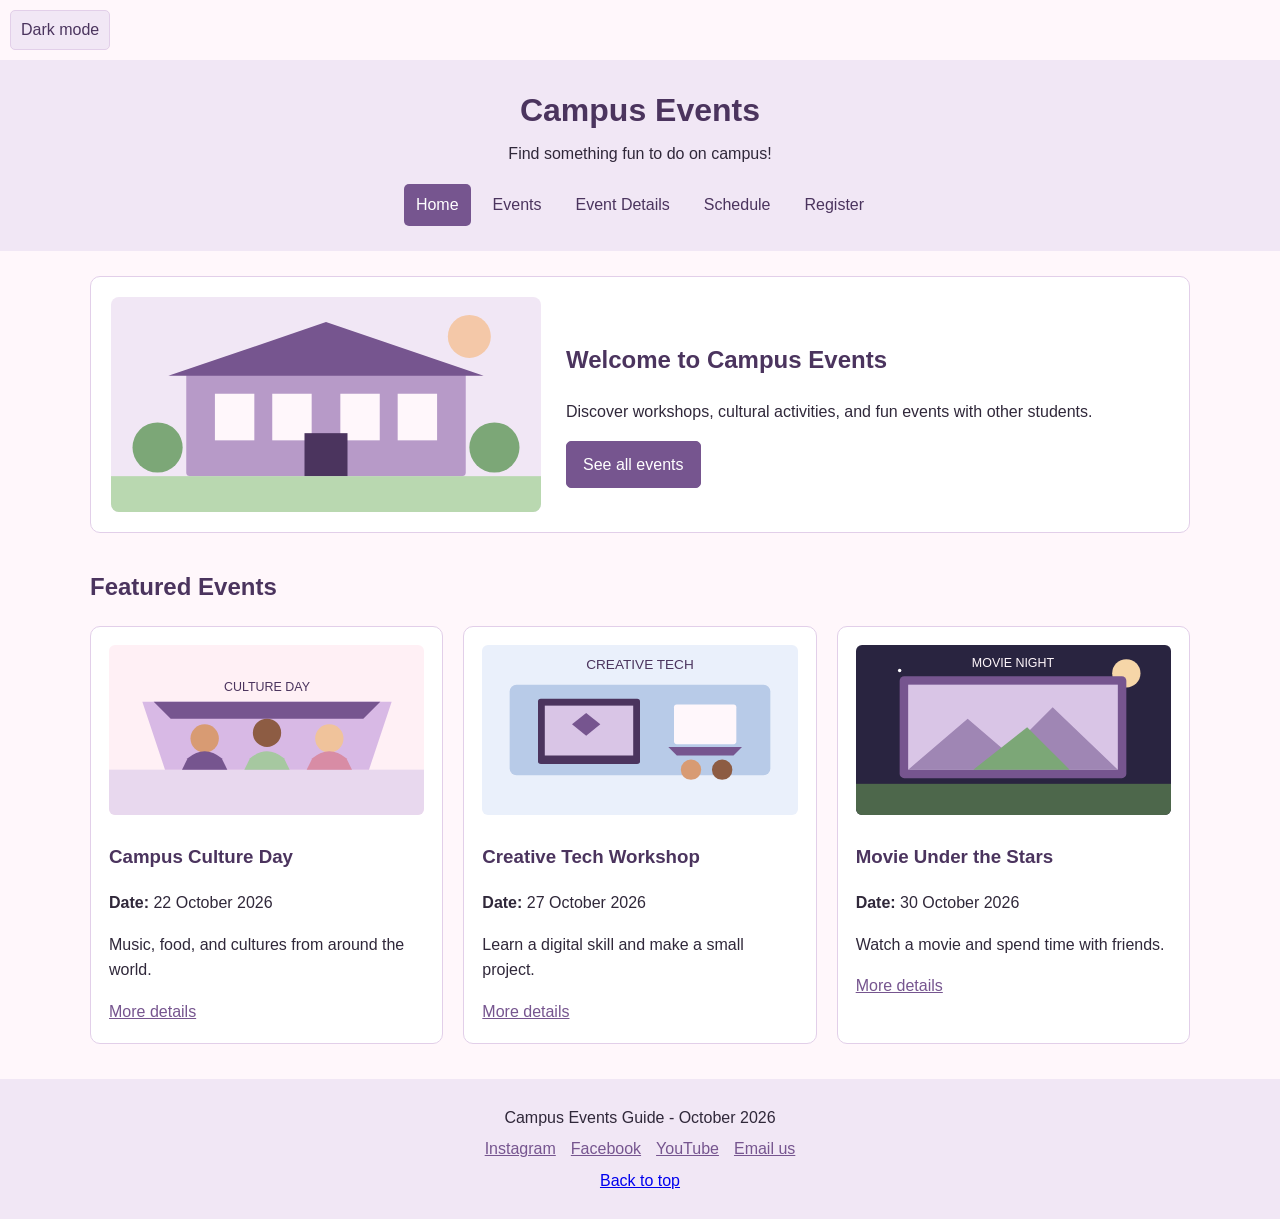
<file: index.html>
<!DOCTYPE html>
<html lang="en">
<head>
    <meta charset="UTF-8">
    <meta name="viewport" content="width=device-width, initial-scale=1.0">
    <title>Campus Events - Index</title>
    <link rel="stylesheet" href="style.css">
</head>
<body id="top">
    <input type="checkbox" id="dark-mode-toggle" class="dark-mode-checkbox">
    <label for="dark-mode-toggle" class="dark-mode-label">Dark mode</label>
    <div class="site-wrapper">
        <header>
            <h1>Campus Events</h1>
            <p>Find something fun to do on campus!</p>
            <nav aria-label="Main navigation">
                <a href="index.html" aria-current="page">Home</a>
                <a href="events.html">Events</a>
                <a href="event-details.html">Event Details</a>
                <a href="schedule.html">Schedule</a>
                <a href="registration.html">Register</a>
            </nav>
        </header>
        <main>
            <section class="welcome">
                <img src="assets/campus.svg" alt="University campus with trees and buildings">
                <div><h2>Welcome to Campus Events</h2><p>Discover workshops, cultural activities, and fun events with other students.</p><a class="button" href="events.html">See all events</a></div>
            </section>
            <section><h2>Featured Events</h2><div class="event-grid">
                <article class="event-card"><img src="assets/culture.svg" alt="Students celebrating different cultures"><h3>Campus Culture Day</h3><p><strong>Date:</strong> 22 October 2026</p><p>Music, food, and cultures from around the world.</p><a href="event-details.html#culture">More details</a></article>
                <article class="event-card"><img src="assets/workshop.svg" alt="Students learning together on computers"><h3>Creative Tech Workshop</h3><p><strong>Date:</strong> 27 October 2026</p><p>Learn a digital skill and make a small project.</p><a href="event-details.html#workshop">More details</a></article>
                <article class="event-card"><img src="assets/movie.svg" alt="Outdoor movie screen under the night sky"><h3>Movie Under the Stars</h3><p><strong>Date:</strong> 30 October 2026</p><p>Watch a movie and spend time with friends.</p><a href="event-details.html#movie">More details</a></article>
            </div></section>
        </main>
        <footer>
            <p>Campus Events Guide - October 2026</p>
            <p class="social-links"><a href="https://www.instagram.com/" target="_blank" rel="noopener">Instagram</a> <a href="https://www.facebook.com/" target="_blank" rel="noopener">Facebook</a> <a href="https://www.youtube.com/" target="_blank" rel="noopener">YouTube</a> <a href="mailto:campusevents@example.com">Email us</a></p>
            <p><a href="#top">Back to top</a></p>
        </footer>
    </div>
</body>
</html>
</file>
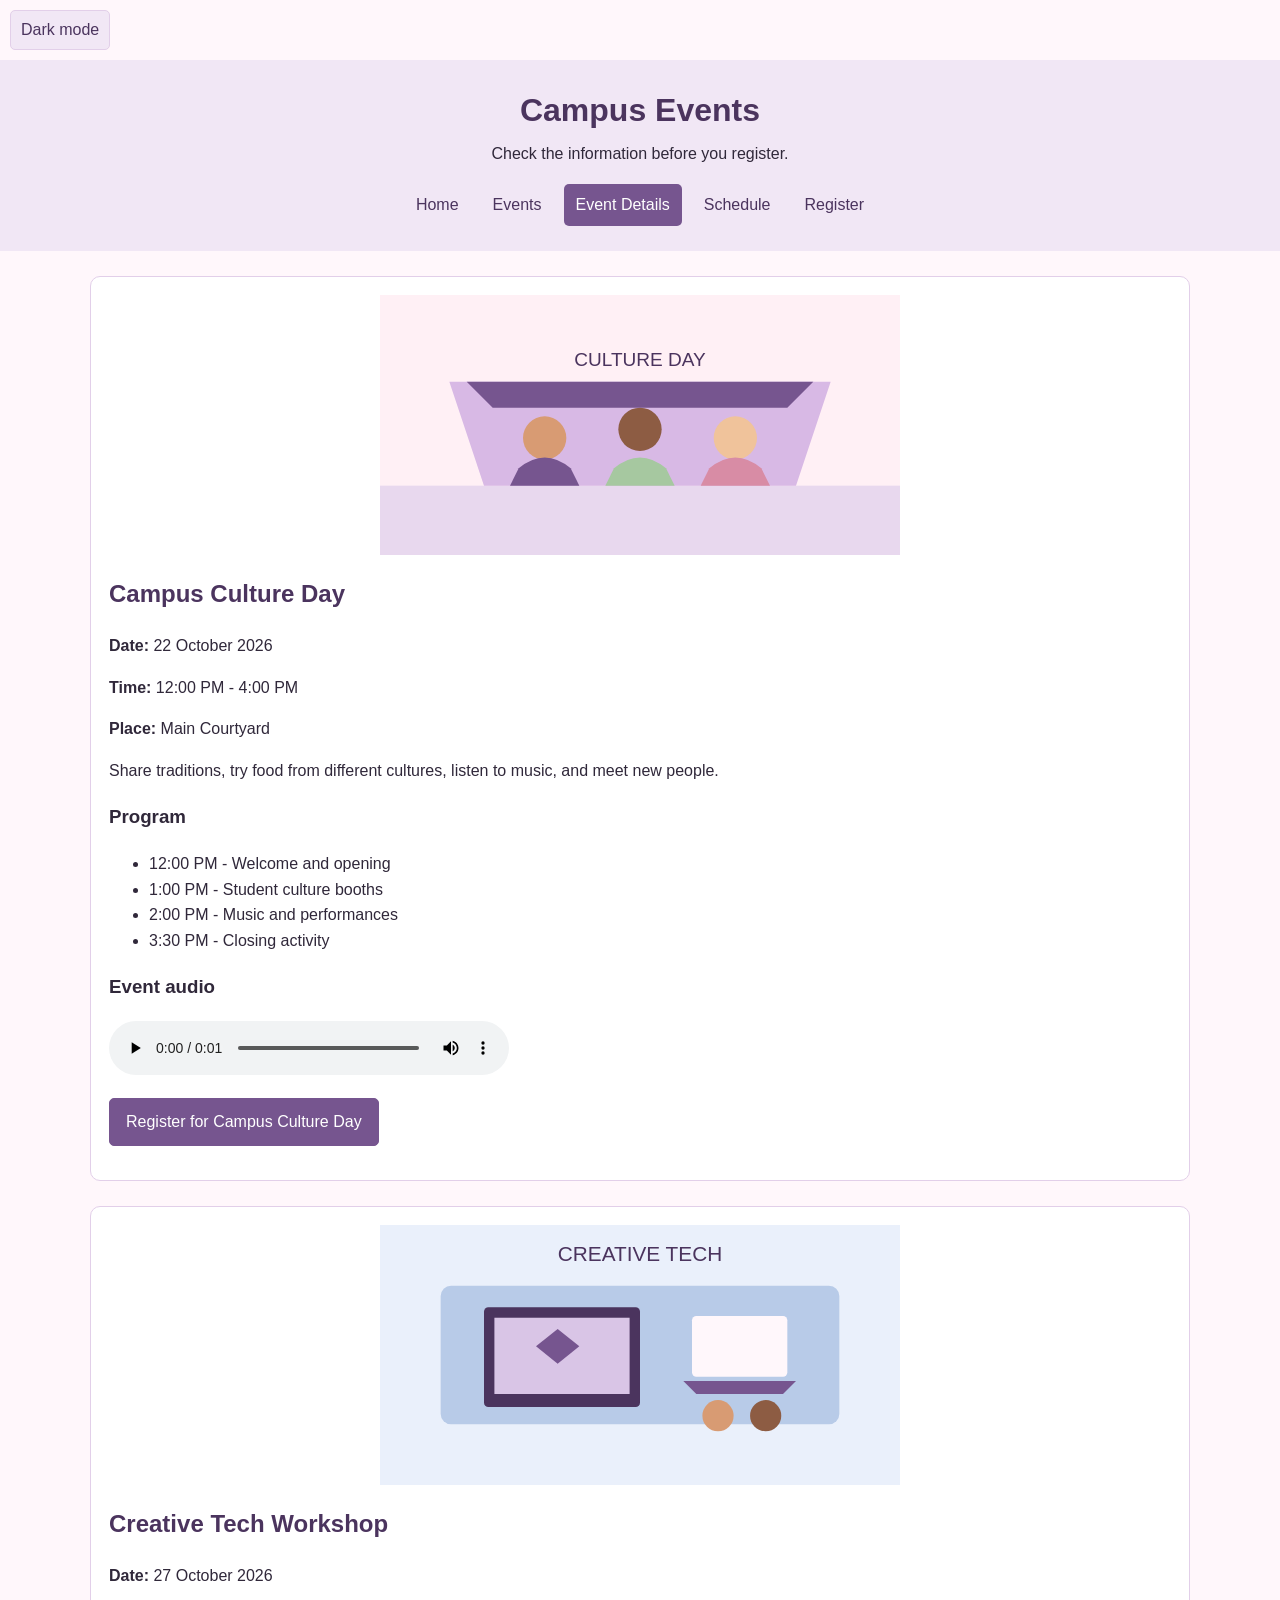
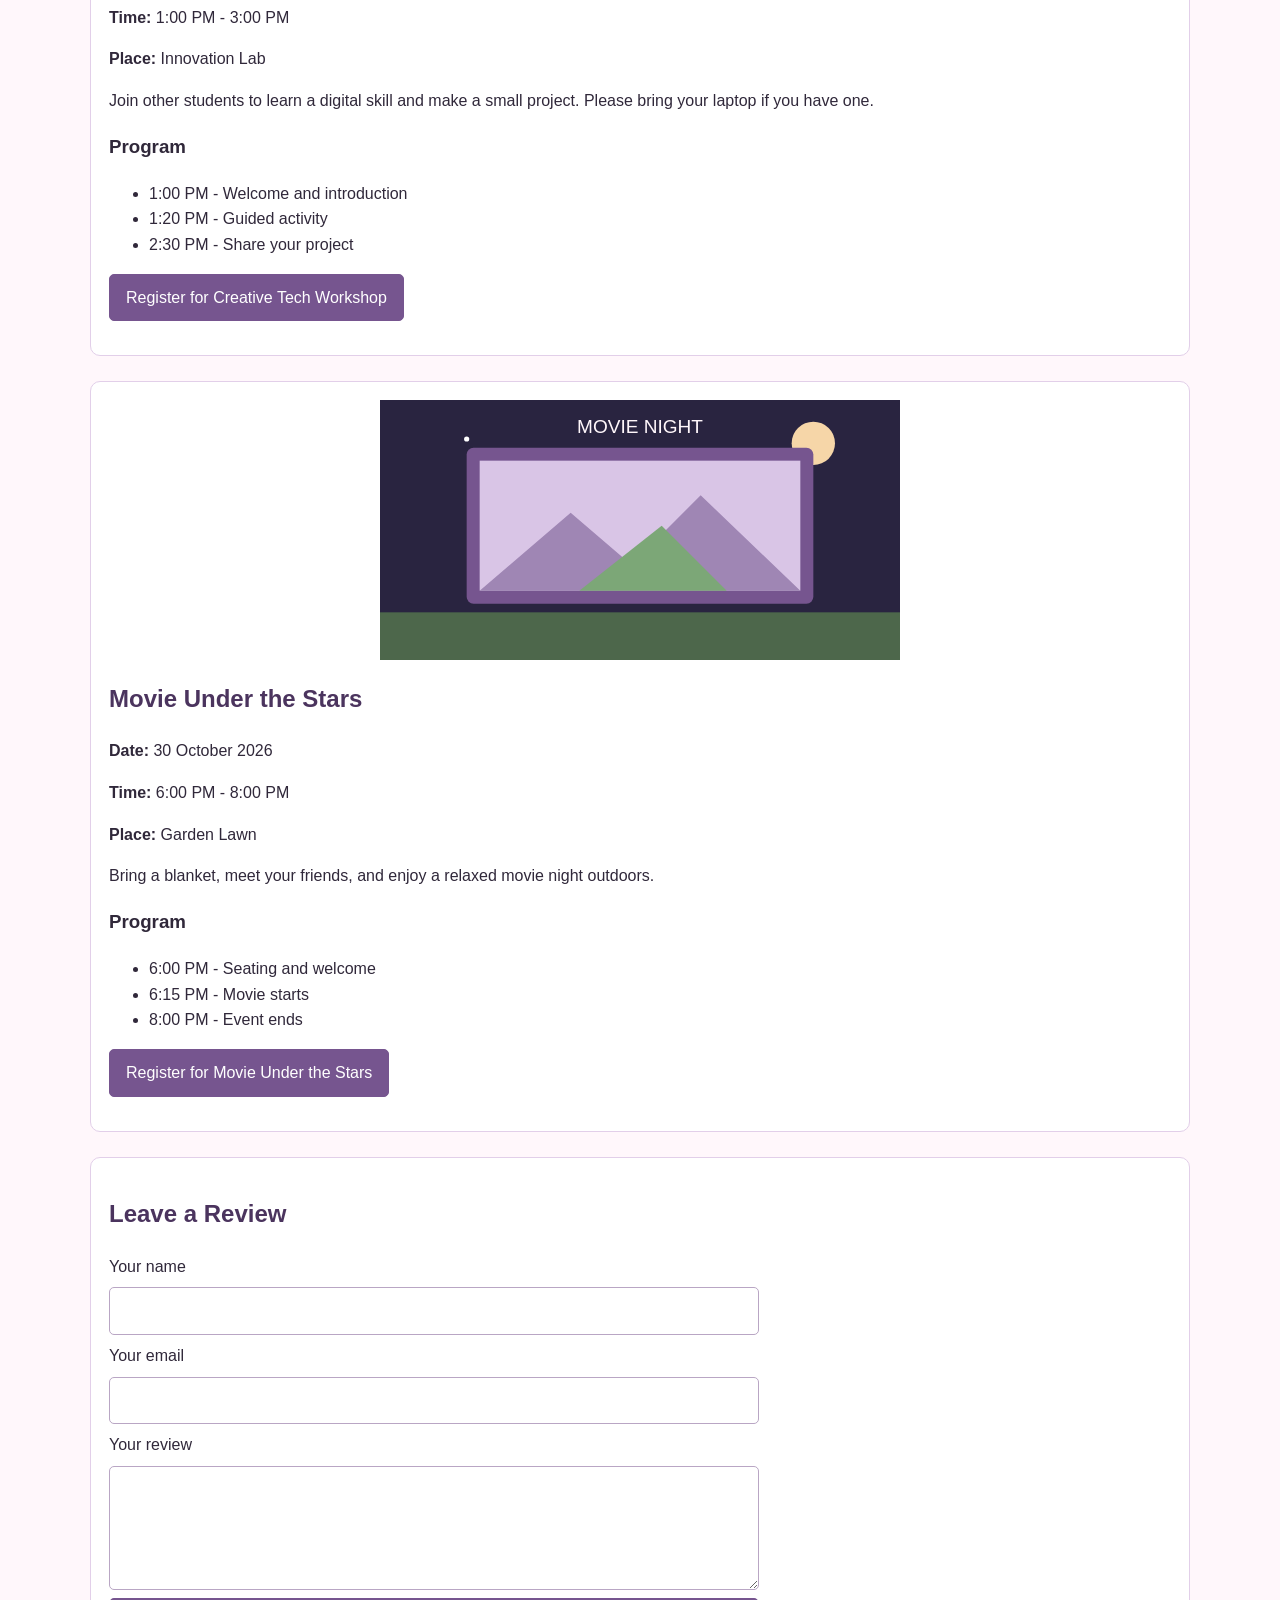
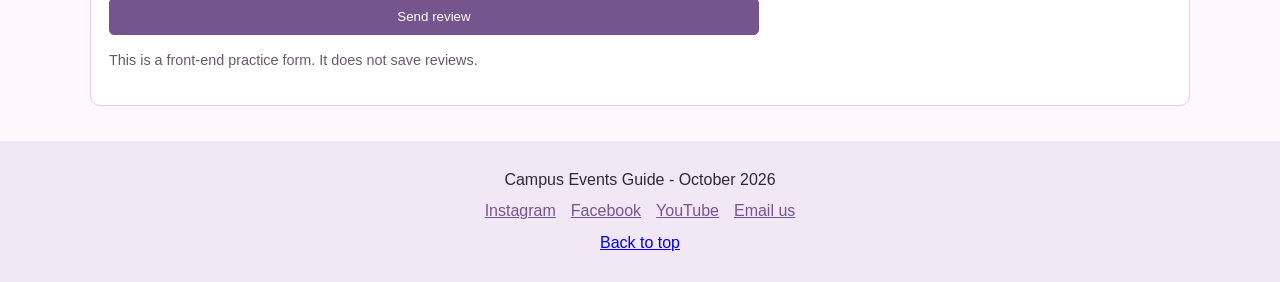
<file: event-details.html>
<!DOCTYPE html>
<html lang="en">
<head>
    <meta charset="UTF-8">
    <meta name="viewport" content="width=device-width, initial-scale=1.0">
    <title>Campus Events - Event Details</title>
    <link rel="stylesheet" href="style.css">
</head>
<body id="top">
    <input type="checkbox" id="dark-mode-toggle" class="dark-mode-checkbox">
    <label for="dark-mode-toggle" class="dark-mode-label">Dark mode</label>
    <div class="site-wrapper">
        <header>
            <h1>Campus Events</h1>
            <p>Check the information before you register.</p>
            <nav aria-label="Main navigation">
                <a href="index.html">Home</a>
                <a href="events.html">Events</a>
                <a href="event-details.html" aria-current="page">Event Details</a>
                <a href="schedule.html">Schedule</a>
                <a href="registration.html">Register</a>
            </nav>
        </header>
        <main>
            <section class="details event-detail" id="culture"><img src="assets/culture.svg" alt="Students celebrating different cultures"><h2>Campus Culture Day</h2><p><strong>Date:</strong> 22 October 2026</p><p><strong>Time:</strong> 12:00 PM - 4:00 PM</p><p><strong>Place:</strong> Main Courtyard</p><p>Share traditions, try food from different cultures, listen to music, and meet new people.</p><h3>Program</h3><ul><li>12:00 PM - Welcome and opening</li><li>1:00 PM - Student culture booths</li><li>2:00 PM - Music and performances</li><li>3:30 PM - Closing activity</li></ul><h3>Event audio</h3><audio controls><source src="assets/event-audio.wav" type="audio/wav">Your browser does not support audio.</audio><p><a class="button" href="registration.html">Register for Campus Culture Day</a></p></section>
            <section class="details event-detail" id="workshop"><img src="assets/workshop.svg" alt="Students learning together on computers"><h2>Creative Tech Workshop</h2><p><strong>Date:</strong> 27 October 2026</p><p><strong>Time:</strong> 1:00 PM - 3:00 PM</p><p><strong>Place:</strong> Innovation Lab</p><p>Join other students to learn a digital skill and make a small project. Please bring your laptop if you have one.</p><h3>Program</h3><ul><li>1:00 PM - Welcome and introduction</li><li>1:20 PM - Guided activity</li><li>2:30 PM - Share your project</li></ul><p><a class="button" href="registration.html">Register for Creative Tech Workshop</a></p></section>
            <section class="details event-detail" id="movie"><img src="assets/movie.svg" alt="Outdoor movie screen under the night sky"><h2>Movie Under the Stars</h2><p><strong>Date:</strong> 30 October 2026</p><p><strong>Time:</strong> 6:00 PM - 8:00 PM</p><p><strong>Place:</strong> Garden Lawn</p><p>Bring a blanket, meet your friends, and enjoy a relaxed movie night outdoors.</p><h3>Program</h3><ul><li>6:00 PM - Seating and welcome</li><li>6:15 PM - Movie starts</li><li>8:00 PM - Event ends</li></ul><p><a class="button" href="registration.html">Register for Movie Under the Stars</a></p></section>
            <section class="form-section"><h2>Leave a Review</h2><form action="#" method="get"><label for="review-name">Your name</label><input type="text" id="review-name" name="review-name" required minlength="2" maxlength="50"><label for="review-email">Your email</label><input type="email" id="review-email" name="review-email" required><label for="review">Your review</label><textarea id="review" name="review" rows="4" required minlength="5" maxlength="500"></textarea><button type="submit">Send review</button></form><p class="note">This is a front-end practice form. It does not save reviews.</p></section>
        </main>
        <footer>
            <p>Campus Events Guide - October 2026</p>
            <p class="social-links"><a href="https://www.instagram.com/" target="_blank" rel="noopener">Instagram</a> <a href="https://www.facebook.com/" target="_blank" rel="noopener">Facebook</a> <a href="https://www.youtube.com/" target="_blank" rel="noopener">YouTube</a> <a href="mailto:campusevents@example.com">Email us</a></p>
            <p><a href="#top">Back to top</a></p>
        </footer>
    </div>
</body>
</html>
</file>
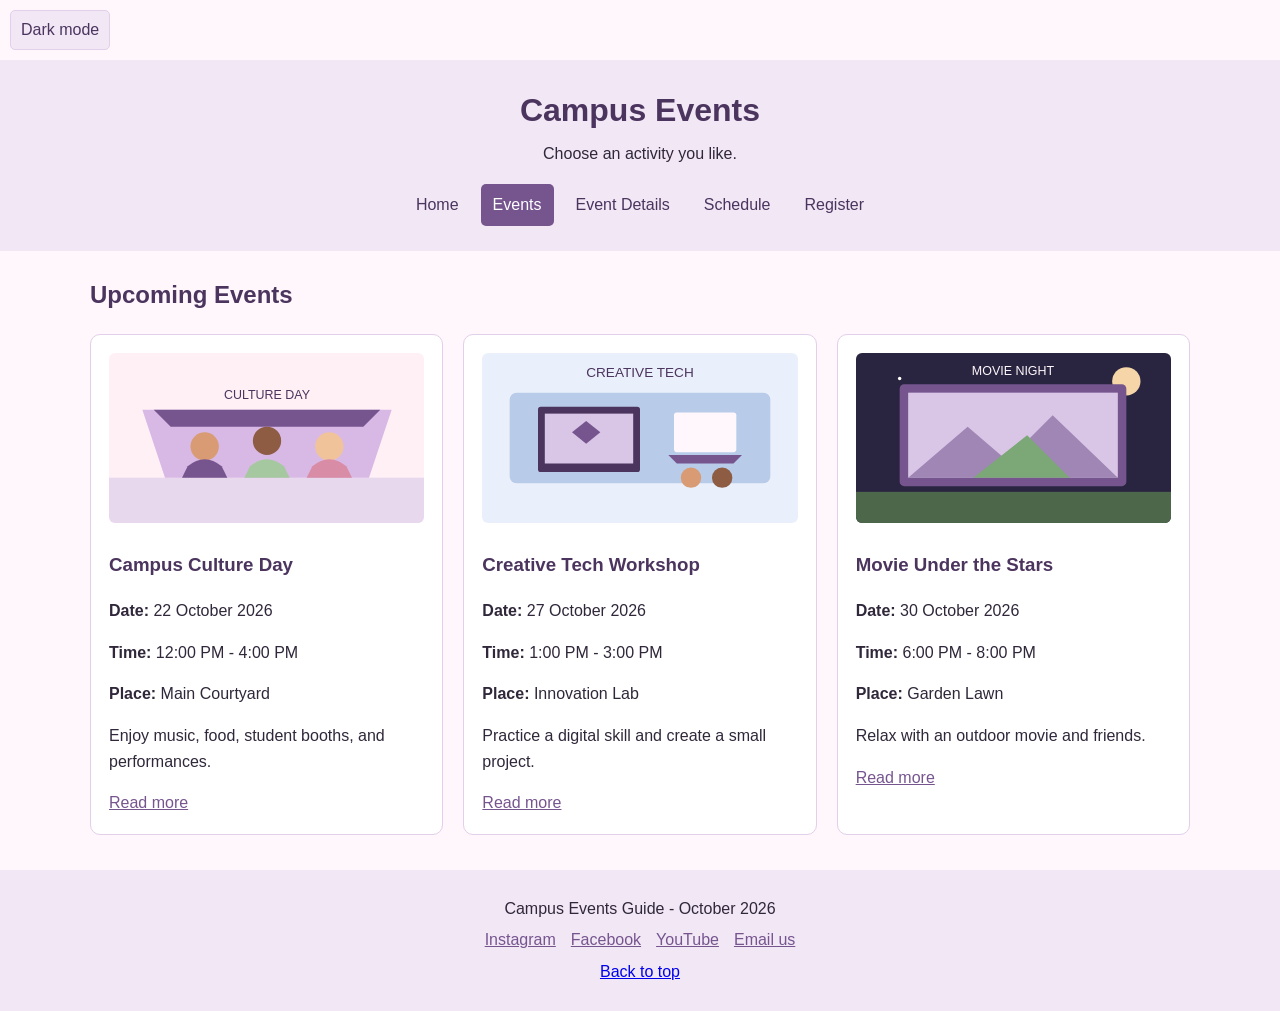
<file: events.html>
<!DOCTYPE html>
<html lang="en">
<head>
    <meta charset="UTF-8">
    <meta name="viewport" content="width=device-width, initial-scale=1.0">
    <title>Campus Events - Events</title>
    <link rel="stylesheet" href="style.css">
</head>
<body id="top">
    <input type="checkbox" id="dark-mode-toggle" class="dark-mode-checkbox">
    <label for="dark-mode-toggle" class="dark-mode-label">Dark mode</label>
    <div class="site-wrapper">
        <header>
            <h1>Campus Events</h1>
            <p>Choose an activity you like.</p>
            <nav aria-label="Main navigation">
                <a href="index.html">Home</a>
                <a href="events.html" aria-current="page">Events</a>
                <a href="event-details.html">Event Details</a>
                <a href="schedule.html">Schedule</a>
                <a href="registration.html">Register</a>
            </nav>
        </header>
        <main><section><h2>Upcoming Events</h2><div class="event-grid">
            <article class="event-card"><img src="assets/culture.svg" alt="Students celebrating different cultures"><h3>Campus Culture Day</h3><p><strong>Date:</strong> 22 October 2026</p><p><strong>Time:</strong> 12:00 PM - 4:00 PM</p><p><strong>Place:</strong> Main Courtyard</p><p>Enjoy music, food, student booths, and performances.</p><a href="event-details.html#culture">Read more</a></article>
            <article class="event-card"><img src="assets/workshop.svg" alt="Students learning together on computers"><h3>Creative Tech Workshop</h3><p><strong>Date:</strong> 27 October 2026</p><p><strong>Time:</strong> 1:00 PM - 3:00 PM</p><p><strong>Place:</strong> Innovation Lab</p><p>Practice a digital skill and create a small project.</p><a href="event-details.html#workshop">Read more</a></article>
            <article class="event-card"><img src="assets/movie.svg" alt="Outdoor movie screen under the night sky"><h3>Movie Under the Stars</h3><p><strong>Date:</strong> 30 October 2026</p><p><strong>Time:</strong> 6:00 PM - 8:00 PM</p><p><strong>Place:</strong> Garden Lawn</p><p>Relax with an outdoor movie and friends.</p><a href="event-details.html#movie">Read more</a></article>
        </div></section></main>
        <footer>
            <p>Campus Events Guide - October 2026</p>
            <p class="social-links"><a href="https://www.instagram.com/" target="_blank" rel="noopener">Instagram</a> <a href="https://www.facebook.com/" target="_blank" rel="noopener">Facebook</a> <a href="https://www.youtube.com/" target="_blank" rel="noopener">YouTube</a> <a href="mailto:campusevents@example.com">Email us</a></p>
            <p><a href="#top">Back to top</a></p>
        </footer>
    </div>
</body>
</html>
</file>
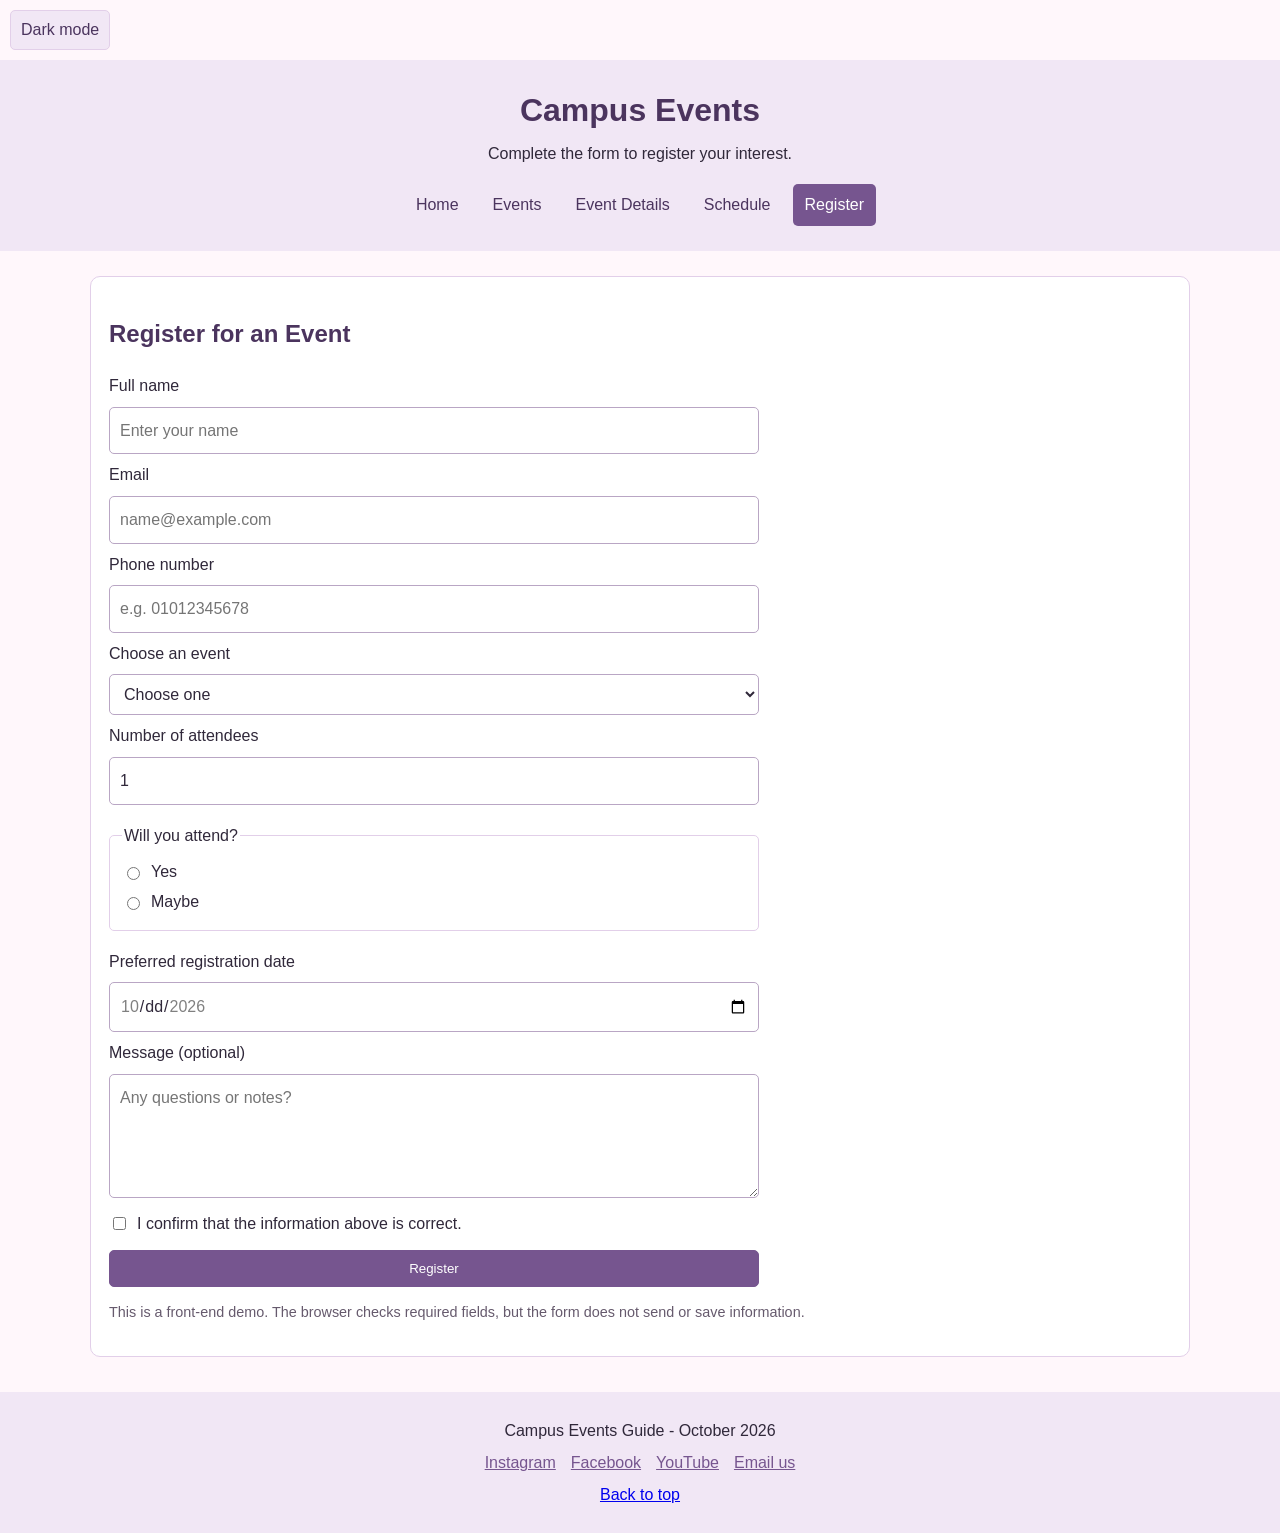
<file: registration.html>
<!DOCTYPE html>
<html lang="en">
<head>
    <meta charset="UTF-8">
    <meta name="viewport" content="width=device-width, initial-scale=1.0">
    <title>Campus Events - Registration</title>
    <link rel="stylesheet" href="style.css">
</head>
<body id="top">
    <input type="checkbox" id="dark-mode-toggle" class="dark-mode-checkbox">
    <label for="dark-mode-toggle" class="dark-mode-label">Dark mode</label>
    <div class="site-wrapper">
        <header>
            <h1>Campus Events</h1>
            <p>Complete the form to register your interest.</p>
            <nav aria-label="Main navigation">
                <a href="index.html">Home</a>
                <a href="events.html">Events</a>
                <a href="event-details.html">Event Details</a>
                <a href="schedule.html">Schedule</a>
                <a href="registration.html" aria-current="page">Register</a>
            </nav>
        </header>
        <main><section class="form-section"><h2>Register for an Event</h2><form action="#" method="get">
            <label for="name">Full name</label><input type="text" id="name" name="name" placeholder="Enter your name" required minlength="2" maxlength="60" autocomplete="name">
            <label for="email">Email</label><input type="email" id="email" name="email" placeholder="name@example.com" required autocomplete="email">
            <label for="phone">Phone number</label><input type="tel" id="phone" name="phone" placeholder="e.g. 01012345678" pattern="[0-9+() -]{8,20}" title="Use 8 to 20 digits or phone symbols" required autocomplete="tel">
            <label for="event">Choose an event</label><select id="event" name="event" required><option value="">Choose one</option><option value="culture">Campus Culture Day - 22 October</option><option value="workshop">Creative Tech Workshop - 27 October</option><option value="movie">Movie Under the Stars - 30 October</option></select>
            <label for="tickets">Number of attendees</label><input type="number" id="tickets" name="tickets" min="1" max="5" value="1" required>
            <fieldset><legend>Will you attend?</legend><label class="inline-label"><input type="radio" name="attendance" value="yes" required> Yes</label><label class="inline-label"><input type="radio" name="attendance" value="maybe"> Maybe</label></fieldset>
            <label for="date">Preferred registration date</label><input type="date" id="date" name="date" min="2026-10-16" max="2026-10-30" required>
            <label for="message">Message (optional)</label><textarea id="message" name="message" rows="4" maxlength="300" placeholder="Any questions or notes?"></textarea>
            <label class="inline-label"><input type="checkbox" name="agree" required> I confirm that the information above is correct.</label><button type="submit">Register</button>
        </form><p class="note">This is a front-end demo. The browser checks required fields, but the form does not send or save information.</p></section></main>
        <footer>
            <p>Campus Events Guide - October 2026</p>
            <p class="social-links"><a href="https://www.instagram.com/" target="_blank" rel="noopener">Instagram</a> <a href="https://www.facebook.com/" target="_blank" rel="noopener">Facebook</a> <a href="https://www.youtube.com/" target="_blank" rel="noopener">YouTube</a> <a href="mailto:campusevents@example.com">Email us</a></p>
            <p><a href="#top">Back to top</a></p>
        </footer>
    </div>
</body>
</html>
</file>
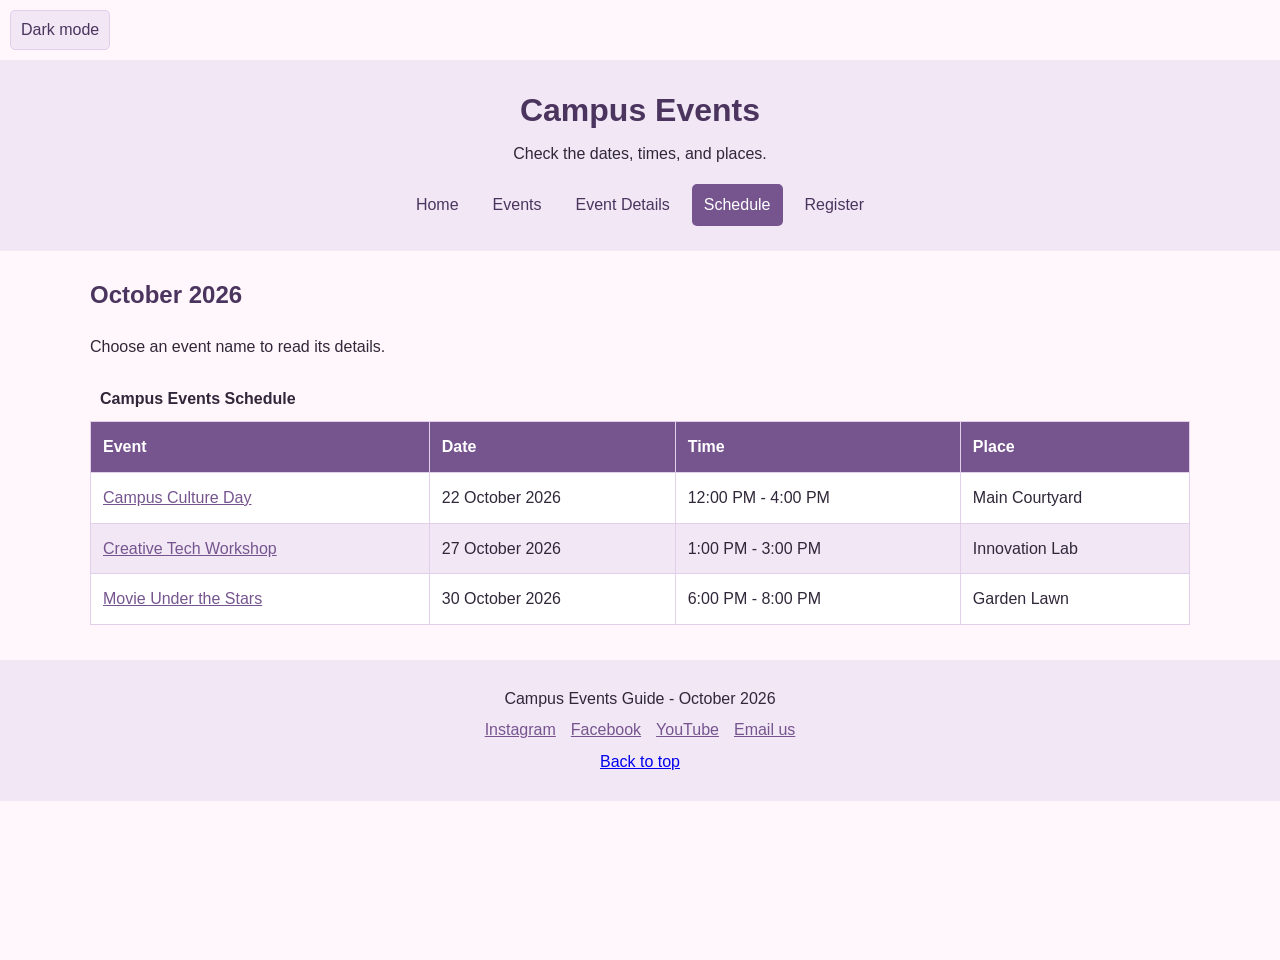
<file: schedule.html>
<!DOCTYPE html>
<html lang="en">
<head>
    <meta charset="UTF-8">
    <meta name="viewport" content="width=device-width, initial-scale=1.0">
    <title>Campus Events - Schedule</title>
    <link rel="stylesheet" href="style.css">
</head>
<body id="top">
    <input type="checkbox" id="dark-mode-toggle" class="dark-mode-checkbox">
    <label for="dark-mode-toggle" class="dark-mode-label">Dark mode</label>
    <div class="site-wrapper">
        <header>
            <h1>Campus Events</h1>
            <p>Check the dates, times, and places.</p>
            <nav aria-label="Main navigation">
                <a href="index.html">Home</a>
                <a href="events.html">Events</a>
                <a href="event-details.html">Event Details</a>
                <a href="schedule.html" aria-current="page">Schedule</a>
                <a href="registration.html">Register</a>
            </nav>
        </header>
        <main><section><h2>October 2026</h2><p>Choose an event name to read its details.</p><div class="table-container"><table><caption>Campus Events Schedule</caption><thead><tr><th scope="col">Event</th><th scope="col">Date</th><th scope="col">Time</th><th scope="col">Place</th></tr></thead><tbody>
            <tr><td><a href="event-details.html#culture">Campus Culture Day</a></td><td>22 October 2026</td><td>12:00 PM - 4:00 PM</td><td>Main Courtyard</td></tr>
            <tr><td><a href="event-details.html#workshop">Creative Tech Workshop</a></td><td>27 October 2026</td><td>1:00 PM - 3:00 PM</td><td>Innovation Lab</td></tr>
            <tr><td><a href="event-details.html#movie">Movie Under the Stars</a></td><td>30 October 2026</td><td>6:00 PM - 8:00 PM</td><td>Garden Lawn</td></tr>
        </tbody></table></div></section></main>
        <footer>
            <p>Campus Events Guide - October 2026</p>
            <p class="social-links"><a href="https://www.instagram.com/" target="_blank" rel="noopener">Instagram</a> <a href="https://www.facebook.com/" target="_blank" rel="noopener">Facebook</a> <a href="https://www.youtube.com/" target="_blank" rel="noopener">YouTube</a> <a href="mailto:campusevents@example.com">Email us</a></p>
            <p><a href="#top">Back to top</a></p>
        </footer>
    </div>
</body>
</html>
</file>
<file: style.css>
/* Shared color variables help keep all pages consistent. */
:root { --main-color:#76558f; --dark-color:#4b345e; --light-color:#fff7fb; --card-color:#ffffff; --text-color:#30283a; --border-color:#e2cfe9; --soft-color:#f1e7f5; }
* { box-sizing:border-box; }
body { margin:0; font-family:Arial,sans-serif; line-height:1.6; color:var(--text-color); background-color:var(--light-color); }
.site-wrapper { min-height:100vh; background-color:var(--light-color); color:var(--text-color); transition:background-color .3s,color .3s; }
header { padding:25px 20px; text-align:center; background-color:var(--soft-color); }
header h1 { margin:0; color:var(--dark-color); } header p { margin-top:5px; }
nav { display:flex; justify-content:center; flex-wrap:wrap; gap:10px; margin-top:18px; }
nav a { display:inline-block; padding:8px 12px; color:var(--dark-color); text-decoration:none; border-radius:5px; transition:background-color .3s,color .3s; }

/* Current page, hover, and keyboard focus are easy to see. */
nav a[aria-current="page"], nav a:hover, nav a:focus { color:white; background-color:var(--main-color); }
main { width:90%; max-width:1100px; margin:25px auto; } section { margin-bottom:35px; } h2 { color:var(--dark-color); }
.welcome { display:flex; align-items:center; gap:25px; padding:20px; background-color:var(--card-color); border:1px solid var(--border-color); border-radius:10px; }
.welcome img { width:45%; max-width:430px; height:auto; border-radius:8px; }
.button, button { display:inline-block; padding:10px 16px; color:white; background-color:var(--main-color); border:1px solid var(--main-color); border-radius:5px; text-decoration:none; cursor:pointer; transition:background-color .3s,transform .3s; }
.button:hover, button:hover, .button:focus, button:focus { background-color:var(--dark-color); transform:translateY(-2px); }

/* Grid displays event cards in columns and adjusts them for smaller screens. */
.event-grid { display:grid; grid-template-columns:repeat(3,1fr); gap:20px; }
.event-card, .details, .form-section { padding:18px; background-color:var(--card-color); border:1px solid var(--border-color); border-radius:10px; }
.event-card { transition:box-shadow .3s,transform .3s; } .event-card:hover { transform:translateY(-3px); box-shadow:0 4px 12px rgba(50,30,60,.15); }
.event-card img { width:100%; height:170px; object-fit:cover; border-radius:6px; } .event-card h3 { color:var(--dark-color); }
.event-card a, table a, .social-links a { color:var(--main-color); }
.event-detail { margin-bottom:25px; scroll-margin-top:15px; } .details img { display:block; width:100%; max-height:260px; object-fit:contain; margin-bottom:15px; }
a:focus { outline:2px solid var(--main-color); outline-offset:2px; } audio { width:100%; max-width:400px; }
form { display:flex; flex-direction:column; gap:8px; max-width:650px; }
input, select, textarea { width:100%; padding:10px; font:inherit; border:1px solid #b9a6c4; border-radius:5px; background-color:var(--card-color); color:var(--text-color); }
input:focus, select:focus, textarea:focus { outline:2px solid var(--main-color); outline-offset:1px; }
input:required:focus, select:required:focus, textarea:required:focus { border-color:var(--main-color); }
fieldset { margin:10px 0; border:1px solid var(--border-color); border-radius:5px; } .inline-label { display:flex; align-items:center; gap:8px; margin:5px 0; } .inline-label input { width:auto; }
.note { font-size:.9em; color:#665a6d; } .table-container { width:100%; overflow-x:auto; } table { width:100%; border-collapse:collapse; background-color:var(--card-color); } caption { padding:10px; font-weight:bold; text-align:left; }
th, td { padding:12px; text-align:left; border:1px solid var(--border-color); } th { color:white; background-color:var(--main-color); } tr:nth-child(even) { background-color:var(--soft-color); }
footer { padding:20px; text-align:center; background-color:var(--soft-color); } footer p { margin:6px; } .social-links { display:flex; justify-content:center; flex-wrap:wrap; gap:15px; }

/* The checkbox changes CSS variables, so dark mode works. */
.dark-mode-checkbox { position:absolute; left:-9999px; } .dark-mode-label { display:inline-block; margin:10px; padding:6px 10px; color:var(--dark-color); background-color:var(--soft-color); border:1px solid var(--border-color); border-radius:5px; cursor:pointer; }
.dark-mode-checkbox:focus + .dark-mode-label { outline:2px solid var(--main-color); } #dark-mode-toggle:checked ~ .site-wrapper { --light-color:#211d27; --card-color:#302a38; --text-color:#f5edf8; --border-color:#62516c; --soft-color:#3a3043; --main-color:#b89acb; --dark-color:#eadcf2; }
#dark-mode-toggle:checked ~ .site-wrapper .button, #dark-mode-toggle:checked ~ .site-wrapper button, #dark-mode-toggle:checked ~ .site-wrapper th { color:#211d27; }

/* Adjust the layout for tablet and mobile screens. */
@media (max-width:900px) { .event-grid { grid-template-columns:repeat(2,1fr); } .welcome { align-items:flex-start; } }
@media (max-width:600px) { main { width:92%; margin:18px auto; } .event-grid { grid-template-columns:1fr; } .welcome { flex-direction:column; } .welcome img { width:100%; max-width:none; } nav { flex-direction:column; align-items:stretch; } nav a { text-align:center; } th,td { padding:8px; } }
</file>
